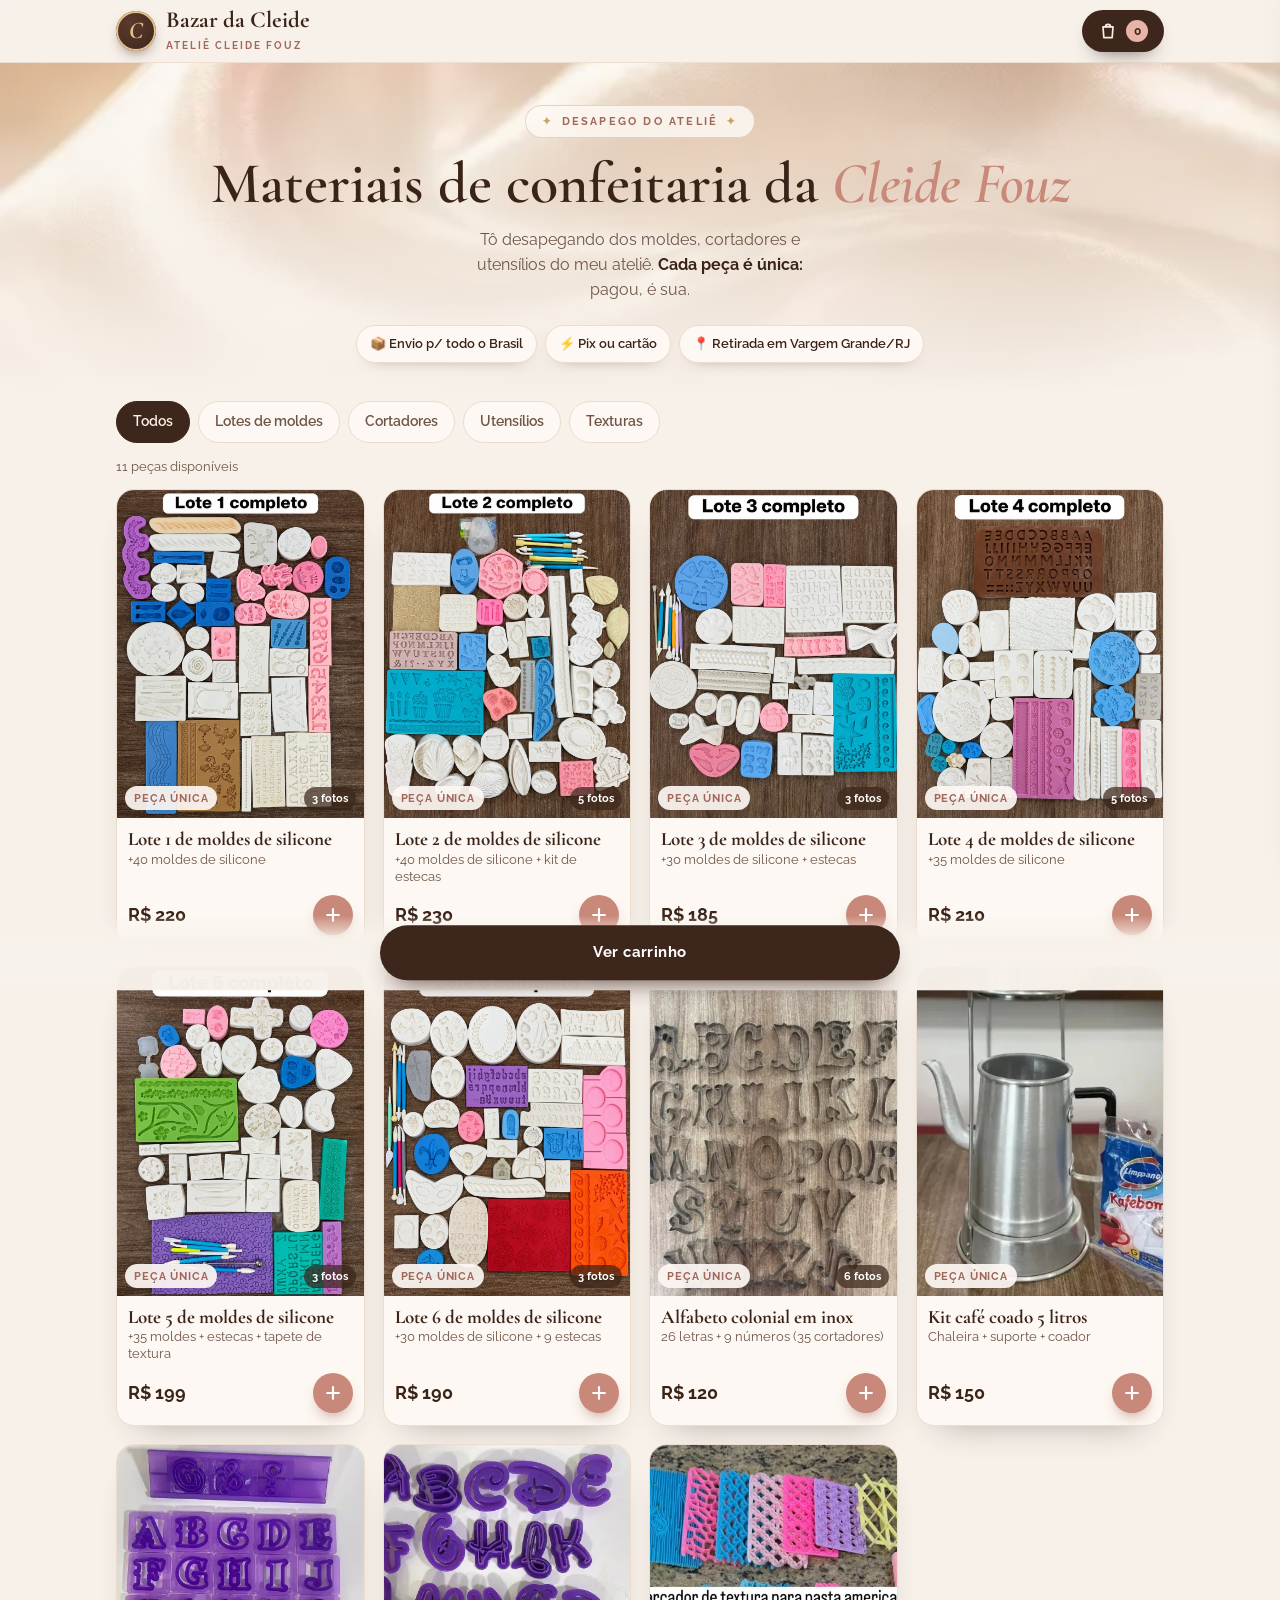
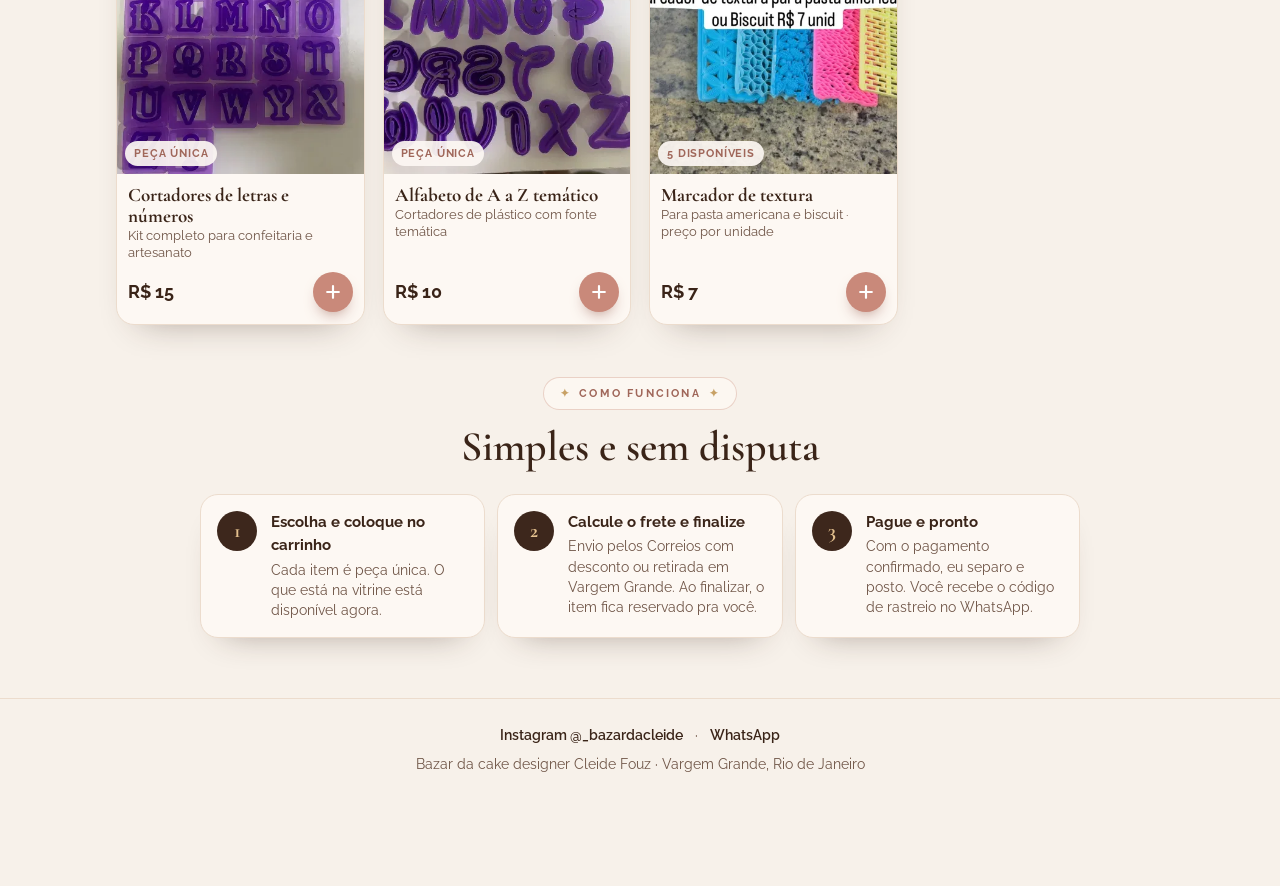
<file: loja/index.html>
<!doctype html>
<html lang="pt-BR">
<head>
<meta charset="utf-8">
<meta name="viewport" content="width=device-width, initial-scale=1, viewport-fit=cover">
<title>Bazar da Cleide · Loja</title>
<meta name="description" content="Desapego do ateliê da cake designer Cleide Fouz: lotes de moldes de silicone, cortadores e utensílios de confeitaria. Peças únicas, envio para todo o Brasil.">
<meta name="theme-color" content="#f7f1ea">
<meta property="og:type" content="website">
<meta property="og:title" content="Bazar da Cleide · Loja">
<meta property="og:description" content="Moldes, cortadores e utensílios de confeitaria do ateliê da Cleide Fouz. Peças únicas, envio para todo o Brasil.">
<meta property="og:image" content="img/lote1-1.webp">
<link rel="icon" href="img/selo.webp">
<link rel="preconnect" href="https://fonts.googleapis.com">
<link rel="preconnect" href="https://fonts.gstatic.com" crossorigin>
<link href="https://fonts.googleapis.com/css2?family=Cormorant+Garamond:ital,wght@0,500;0,600;0,700;1,600&family=Raleway:wght@400;500;600;700;800&display=swap" rel="stylesheet">
<link rel="stylesheet" href="style.css?v=2">
<script>
  /* Pixel da Meta (conjunto "Bazar da Cleide"). Deixe vazio para desligar. */
  var PIXEL_ID = "1441059981471479";
  if (/^\d{10,20}$/.test(PIXEL_ID)) {
    !function(f,b,e,v,n,t,s){if(f.fbq)return;n=f.fbq=function(){n.callMethod?
    n.callMethod.apply(n,arguments):n.queue.push(arguments)};if(!f._fbq)f._fbq=n;
    n.push=n;n.loaded=!0;n.version='2.0';n.queue=[];t=b.createElement(e);t.async=!0;
    t.src=v;s=b.getElementsByTagName(e)[0];s.parentNode.insertBefore(t,s)}(window,
    document,'script','https://connect.facebook.net/en_US/fbevents.js');
    fbq('init', PIXEL_ID); fbq('track', 'PageView');
  }
</script>
</head>
<body>

<header class="bar">
  <div class="wrap">
    <a class="brand" href="#topo" aria-label="Bazar da Cleide, início">
      <span class="mono" aria-hidden="true">C</span>
      <span><b>Bazar da Cleide</b><small>Ateliê Cleide Fouz</small></span>
    </a>
    <button class="cartbtn" id="openCart" aria-label="Abrir carrinho">
      <svg viewBox="0 0 24 24" fill="none" stroke="currentColor" stroke-width="2" stroke-linecap="round" stroke-linejoin="round"><path d="M6 7h12l-1 13H7L6 7Z"/><path d="M9 7a3 3 0 0 1 6 0"/></svg>
      <span class="n" id="cartCount">0</span>
    </button>
  </div>
</header>

<section class="hero" id="topo">
  <div class="hero-bg" aria-hidden="true"></div>
  <div class="wrap">
    <span class="pill"><i>✦</i> Desapego do ateliê <i>✦</i></span>
    <h1>Materiais de confeitaria da <em>Cleide Fouz</em></h1>
    <p class="sub">Tô desapegando dos moldes, cortadores e utensílios do meu ateliê. <b>Cada peça é única:</b> pagou, é sua.</p>
    <div class="perks">
      <span>📦 Envio p/ todo o Brasil</span>
      <span>⚡ Pix ou cartão</span>
      <span>📍 Retirada em Vargem Grande/RJ</span>
    </div>
  </div>
</section>

<main class="wrap" id="vitrine">
  <nav class="filters" id="filters" aria-label="Categorias"></nav>
  <p class="count" id="count"></p>
  <div class="grid" id="grid"></div>
</main>

<section class="how">
  <div class="wrap">
    <span class="pill"><i>✦</i> Como funciona <i>✦</i></span>
    <h2 style="margin-top:14px">Simples e sem disputa</h2>
    <div class="steps">
      <div class="step"><span class="k">1</span><div><b>Escolha e coloque no carrinho</b><p>Cada item é peça única. O que está na vitrine está disponível agora.</p></div></div>
      <div class="step"><span class="k">2</span><div><b>Calcule o frete e finalize</b><p>Envio pelos Correios com desconto ou retirada em Vargem Grande. Ao finalizar, o item fica reservado pra você.</p></div></div>
      <div class="step"><span class="k">3</span><div><b>Pague e pronto</b><p>Com o pagamento confirmado, eu separo e posto. Você recebe o código de rastreio no WhatsApp.</p></div></div>
    </div>
  </div>
</section>

<footer>
  <div class="wrap">
    <p><a href="https://www.instagram.com/_bazardacleide/" target="_blank" rel="noopener">Instagram @_bazardacleide</a> · <a id="waFooter" href="https://wa.me/5521967478819" target="_blank" rel="noopener">WhatsApp</a></p>
    <p>Bazar da cake designer Cleide Fouz · Vargem Grande, Rio de Janeiro</p>
  </div>
</footer>

<div class="dock" id="dock"><button class="btn dark" id="dockBtn">Ver carrinho</button></div>

<div class="scrim" id="scrim"></div>

<!-- produto -->
<div class="sheet prod" id="prodSheet" role="dialog" aria-modal="true" aria-label="Produto">
  <div class="grab"></div>
  <div class="sh-head"><h3 class="serif">Detalhes</h3><button class="x" data-close aria-label="Fechar">×</button></div>
  <div class="sh-body" id="prodBody"></div>
</div>

<!-- carrinho / finalizar -->
<div class="sheet" id="cartSheet" role="dialog" aria-modal="true" aria-label="Carrinho">
  <div class="grab"></div>
  <div class="sh-head"><h3 id="cartTitle">Seu carrinho</h3><button class="x" data-close aria-label="Fechar">×</button></div>
  <div class="sh-body" id="cartBody"></div>
  <div class="sh-foot" id="cartFoot"></div>
</div>

<div class="toast" id="toast"></div>

<script src="app.js?v=2"></script>
</body>
</html>
</file>
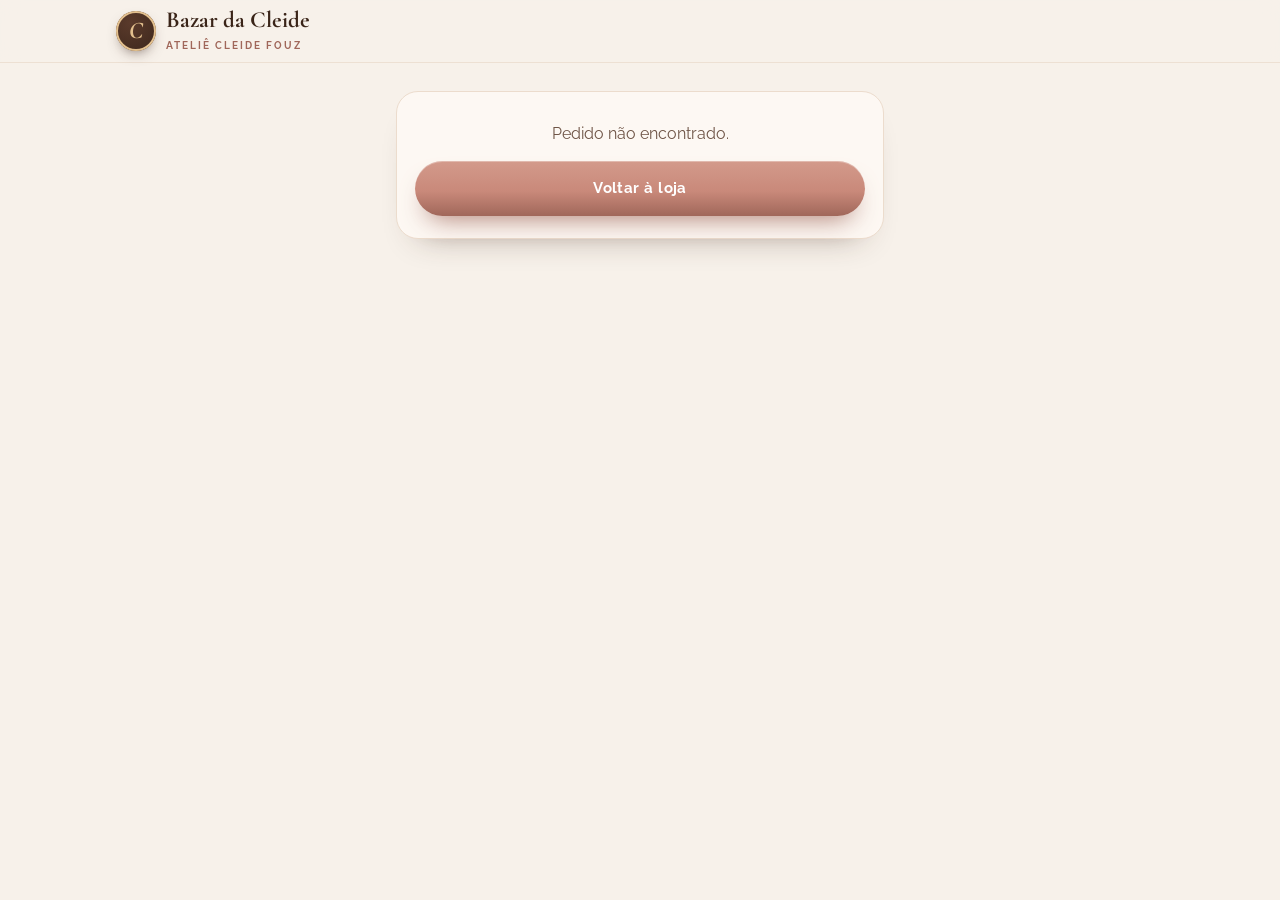
<file: loja/pedido.html>
<!doctype html>
<html lang="pt-BR">
<head>
<meta charset="utf-8">
<meta name="viewport" content="width=device-width, initial-scale=1, viewport-fit=cover">
<title>Seu pedido · Bazar da Cleide</title>
<meta name="robots" content="noindex">
<meta name="theme-color" content="#f7f1ea">
<link rel="icon" href="img/selo.webp">
<link href="https://fonts.googleapis.com/css2?family=Cormorant+Garamond:ital,wght@0,600;0,700;1,600&family=Raleway:wght@400;600;700;800&display=swap" rel="stylesheet">
<link rel="stylesheet" href="style.css?v=2">
<script>
  var PIXEL_ID = "1441059981471479";
  if (/^\d{10,20}$/.test(PIXEL_ID)) {
    !function(f,b,e,v,n,t,s){if(f.fbq)return;n=f.fbq=function(){n.callMethod?
    n.callMethod.apply(n,arguments):n.queue.push(arguments)};if(!f._fbq)f._fbq=n;
    n.push=n;n.loaded=!0;n.version='2.0';n.queue=[];t=b.createElement(e);t.async=!0;
    t.src=v;s=b.getElementsByTagName(e)[0];s.parentNode.insertBefore(t,s)}(window,
    document,'script','https://connect.facebook.net/en_US/fbevents.js');
    fbq('init', PIXEL_ID); fbq('track', 'PageView');
  }
</script>
</head>
<body>
<header class="bar"><div class="wrap">
  <a class="brand" href="./"><span class="mono" aria-hidden="true">C</span><span><b>Bazar da Cleide</b><small>Ateliê Cleide Fouz</small></span></a>
</div></header>
<main class="order"><div class="card2" id="box"><p class="lead">Carregando seu pedido…</p></div></main>
<script>
(function () {
  var $ = function (s) { return document.querySelector(s); };
  var esc = function (s) { return String(s == null ? '' : s).replace(/[&<>"']/g, function (c) { return { '&': '&amp;', '<': '&lt;', '>': '&gt;', '"': '&quot;', "'": '&#39;' }[c]; }); };
  var brl = function (v) { return 'R$ ' + Number(v).toFixed(2).replace('.', ','); };
  var q = new URLSearchParams(location.search);
  var id = q.get('id') || q.get('order_nsu') || q.get('external_reference');
  var novo = q.get('novo') === '1';
  var extra = ['slug', 'transaction_nsu', 'payment_id'].filter(function (k) { return q.get(k); }).map(function (k) { return '&' + k + '=' + encodeURIComponent(q.get(k)); }).join('');
  var timer, pixelFeito = false, diff = 0;
  var wa = '<svg viewBox="0 0 24 24" fill="currentColor"><path d="M12 2a10 10 0 0 0-8.6 15.1L2 22l5-1.3A10 10 0 1 0 12 2Zm0 18.2a8.2 8.2 0 0 1-4.2-1.2l-.3-.2-3 .8.8-2.9-.2-.3A8.2 8.2 0 1 1 12 20.2Z"/></svg>';

  function lista(p) {
    return '<div class="box list"><h5>Pedido ' + esc(p.id) + '</h5>' + p.itens.map(function (i) {
      return '<div class="tot"><div><span>' + i.qtd + 'x ' + esc(i.nome) + '</span><span>' + brl(i.preco * i.qtd) + '</span></div></div>';
    }).join('') + '<div class="tot"><div><span>' + esc(p.frete_servico) + '</span><span>' + (p.frete ? brl(p.frete) : 'Grátis') + '</span></div><div class="big"><span>Total</span><span>' + brl(p.total) + '</span></div></div></div>';
  }
  function carregar() {
    if (!id) { $('#box').innerHTML = '<p class="lead">Pedido não encontrado.</p><a class="btn" href="./">Voltar à loja</a>'; return; }
    fetch('api/status.php?id=' + encodeURIComponent(id) + extra, { cache: 'no-store' }).then(function (r) { return r.json(); }).then(mostrar)
      .catch(function () { $('#box').innerHTML = '<p class="lead">Não consegui carregar agora. Atualize a página.</p>'; });
  }
  function mostrar(p) {
    if (p.erro) { $('#box').innerHTML = '<p class="lead">' + esc(p.erro) + '</p><a class="btn" href="./">Voltar à loja</a>'; return; }
    diff = p.agora * 1000 - Date.now();
    var h = '';
    if (p.status === 'pago' || p.status === 'enviado') {
      h = '<div class="ic">🎉</div><h1>Pagamento confirmado!</h1><p class="lead">Obrigada! Já é seu. Vou separar com carinho e te mando o rastreio no WhatsApp.</p>' +
          (p.status === 'enviado' ? '<p class="lead"><b>Pedido enviado.</b></p>' : '') +
          '<a class="btn wa" target="_blank" rel="noopener" href="' + esc(p.whatsapp) + '">' + wa + ' Falar com a Cleide</a>';
      if (!pixelFeito && window.fbq) { pixelFeito = true; try { fbq('track', 'Purchase', { value: p.total, currency: 'BRL' }); } catch (e) {} }
    } else if (p.status === 'aguardando') {
      if (p.pagamento === 'whatsapp') {
        h = '<div class="ic">💬</div><h1>Falta só um passo</h1><p class="lead">Seus itens estão <b>reservados</b>. Toque no botão para mandar o pedido para a Cleide no WhatsApp. Ela te responde com o Pix.</p>' +
            '<div class="timer" id="timer"></div>' +
            '<a class="btn wa" target="_blank" rel="noopener" href="' + esc(p.pagamento_url) + '">' + wa + ' Enviar pedido no WhatsApp</a>' +
            '<p class="hint">Se o Pix não for pago até o fim do tempo, a reserva cai e as peças voltam para a vitrine.</p>';
      } else {
        h = '<div class="ic">⏳</div><h1>Aguardando pagamento</h1><p class="lead">Seus itens estão <b>reservados</b> enquanto você paga. Assim que o pagamento cair, esta página muda sozinha.</p>' +
            '<div class="timer" id="timer"></div>' +
            '<a class="btn" href="' + esc(p.pagamento_url) + '">Pagar agora com Pix ou cartão</a>' +
            '<a class="btn ghost" target="_blank" rel="noopener" href="' + esc(p.whatsapp) + '">Precisa de ajuda? Chama no WhatsApp</a>';
      }
    } else if (p.status === 'devolver') {
      h = '<div class="ic">💛</div><h1>Recebemos seu pagamento</h1><p class="lead">Mas a reserva já tinha vencido e a peça foi vendida antes. A Cleide vai falar com você para devolver o valor.</p>' +
          '<a class="btn wa" target="_blank" rel="noopener" href="' + esc(p.whatsapp) + '">' + wa + ' Falar com a Cleide</a>';
    } else {
      h = '<div class="ic">⌛</div><h1>Reserva encerrada</h1><p class="lead">O tempo para pagar acabou e as peças voltaram para a vitrine. Se ainda estiverem lá, é só pedir de novo.</p>' +
          '<a class="btn" href="./">Voltar à loja</a><a class="btn ghost" target="_blank" rel="noopener" href="' + esc(p.whatsapp) + '">Já paguei, falar com a Cleide</a>';
    }
    $('#box').innerHTML = h + lista(p) + '<p class="hint" style="margin-top:14px"><a href="./">‹ Voltar à loja</a></p>';
    clearInterval(timer);
    if (p.status === 'aguardando') {
      var tick = function () {
        var s = Math.max(0, Math.floor((p.expira_em * 1000 - (Date.now() + diff)) / 1000));
        var el = $('#timer'); if (el) el.textContent = 'Reservado por ' + (s >= 3600 ? Math.floor(s / 3600) + 'h ' : '') + String(Math.floor(s % 3600 / 60)).padStart(2, '0') + ':' + String(s % 60).padStart(2, '0');
        if (s === 0) { clearInterval(timer); setTimeout(carregar, 1500); }
      };
      tick(); timer = setInterval(tick, 1000);
      if (p.pagamento !== 'whatsapp') setTimeout(carregar, 8000);
    }
  }
  carregar();
})();
</script>
</body>
</html>
</file>
<file: loja/style.css>
:root{
  --cream:#f7f1ea; --paper:#fdf8f3; --ink:#3a2418; --ink-soft:#6f5547;
  --rose:#c9897a; --rose-d:#a0675a; --rose-2:#e8b4a8; --gold:#c8a165; --line:#ecdccd;
  --wa:#25a85a; --wa-2:#1e9550; --choc:#3d271c; --bad:#b4473b;
  --shadow:0 18px 34px -24px rgba(58,36,24,.45);
}
*{box-sizing:border-box;margin:0;padding:0}
html{-webkit-text-size-adjust:100%;scroll-behavior:smooth;background:var(--cream)}
body{background:var(--cream);color:var(--ink);font:16px/1.55 Raleway,-apple-system,"Segoe UI",Roboto,Arial,sans-serif;overflow-x:clip}
body.lock{overflow:hidden}
img{display:block;max-width:100%}
button{font:inherit;color:inherit;cursor:pointer;background:none;border:0}
a{color:inherit}
.serif{font-family:"Cormorant Garamond",Georgia,serif}
.wrap{max-width:1080px;margin:0 auto;padding:0 16px}

/* ---------- topo ---------- */
.bar{position:sticky;top:0;z-index:30;background:rgba(247,241,234,.9);backdrop-filter:blur(10px);-webkit-backdrop-filter:blur(10px);border-bottom:1px solid rgba(236,220,205,.8)}
.bar .wrap{display:flex;align-items:center;justify-content:space-between;height:62px}
.brand{display:flex;align-items:center;gap:10px;text-decoration:none}
.mono{width:40px;height:40px;border-radius:50%;display:grid;place-items:center;flex:none;background:radial-gradient(circle at 35% 30%,#5a3a2b,var(--choc));color:#e3c08e;font:italic 700 24px/1 "Cormorant Garamond",serif;box-shadow:0 0 0 2px #e3c08e inset,0 6px 14px -6px rgba(58,36,24,.7)}
.brand b{font-family:"Cormorant Garamond",serif;font-size:23px;font-weight:700;line-height:1}
.brand small{display:block;font-size:10px;letter-spacing:.2em;text-transform:uppercase;color:var(--rose-d);font-weight:700;margin-top:3px}
.cartbtn{position:relative;display:flex;align-items:center;gap:8px;padding:10px 16px;border-radius:999px;background:var(--choc);color:#fbeee2;font-weight:700;font-size:14px;box-shadow:0 10px 20px -12px rgba(58,36,24,.8)}
.cartbtn svg{width:20px;height:20px}
.cartbtn .n{min-width:22px;height:22px;border-radius:11px;background:var(--rose-2);color:var(--choc);display:grid;place-items:center;font-size:12px;padding:0 6px}
.cartbtn.bump{animation:bump .4s ease}
@keyframes bump{40%{transform:scale(1.12)}}

/* ---------- hero ---------- */
.hero{position:relative;overflow:hidden;isolation:isolate;text-align:center;padding:42px 0 34px}
.hero-bg{position:absolute;inset:0;z-index:-2;background:url(img/hero-seda.webp) center/cover no-repeat}
.hero::after{content:"";position:absolute;inset:0;z-index:-1;background:linear-gradient(180deg,rgba(247,241,234,.35),rgba(247,241,234,.75) 55%,var(--cream))}
.pill{display:inline-flex;gap:8px;align-items:center;padding:7px 16px;border-radius:999px;font-size:11px;font-weight:700;letter-spacing:.2em;text-transform:uppercase;color:var(--rose-d);background:rgba(253,248,243,.85);border:1px solid rgba(201,137,122,.35)}
.pill i{font-style:normal;color:var(--gold)}
h1{font-family:"Cormorant Garamond",serif;font-weight:600;font-size:clamp(36px,9.5vw,58px);line-height:1.04;margin-top:16px}
h1 em{font-style:italic;color:var(--rose)}
.sub{max-width:36ch;margin:14px auto 0;color:var(--ink-soft)}
.sub b{color:var(--ink)}
.perks{display:flex;flex-wrap:wrap;justify-content:center;gap:8px;margin-top:22px}
.perks span{display:inline-flex;align-items:center;gap:6px;font-size:13px;font-weight:600;padding:8px 13px;border-radius:999px;background:var(--paper);border:1px solid var(--line);box-shadow:0 8px 16px -14px rgba(58,36,24,.6)}

/* ---------- filtros ---------- */
.filters{display:flex;gap:8px;overflow-x:auto;padding:4px 16px 14px;margin:0 -16px;scrollbar-width:none}
.filters::-webkit-scrollbar{display:none}
.filters button{flex:none;padding:9px 16px;border-radius:999px;border:1px solid var(--line);background:var(--paper);font-size:14px;font-weight:600;color:var(--ink-soft)}
.filters button.on{background:var(--choc);border-color:var(--choc);color:#fbeee2}
.count{font-size:13px;color:var(--ink-soft);margin:0 0 12px}

/* ---------- vitrine ---------- */
.grid{display:grid;grid-template-columns:1fr 1fr;gap:12px}
@media(min-width:720px){.grid{grid-template-columns:repeat(3,1fr);gap:18px}}
@media(min-width:1000px){.grid{grid-template-columns:repeat(4,1fr)}}
.card{position:relative;display:flex;flex-direction:column;background:var(--paper);border:1px solid var(--line);border-radius:18px;overflow:hidden;box-shadow:var(--shadow);text-align:left}
.card .ph{position:relative;aspect-ratio:3/4;background:#e9dfd3;overflow:hidden}
.card .ph img{width:100%;height:100%;object-fit:cover;transition:transform .5s ease}
.card:hover .ph img{transform:scale(1.04)}
.badge{position:absolute;bottom:8px;left:8px;padding:4px 9px;border-radius:999px;font-size:10.5px;font-weight:700;letter-spacing:.08em;text-transform:uppercase;background:rgba(253,248,243,.92);color:var(--rose-d)}
.photos{position:absolute;right:8px;bottom:8px;padding:3px 8px;border-radius:999px;font-size:11px;font-weight:700;background:rgba(58,36,24,.7);color:#fff}
.card .tx{padding:10px 11px 12px;display:flex;flex-direction:column;gap:2px;flex:1}
.card h3{font-family:"Cormorant Garamond",serif;font-size:19px;line-height:1.12;font-weight:700}
.card .rs{font-size:12.5px;color:var(--ink-soft);line-height:1.35}
.card .pr{display:flex;align-items:center;justify-content:space-between;gap:6px;margin-top:auto;padding-top:8px}
.card .pr b{font-size:18px;color:var(--ink);font-weight:700;white-space:nowrap}
.add{display:inline-flex;align-items:center;justify-content:center;width:40px;height:40px;border-radius:50%;background:var(--rose);color:#fff;box-shadow:0 8px 16px -8px rgba(160,103,90,.9);flex:none}
.add svg{width:20px;height:20px}
.add.in{background:var(--wa)}
.card.off .ph img{filter:grayscale(.85) brightness(.95);opacity:.75}
.card.off .add{display:none}
.stamp{position:absolute;inset:auto 0 42%;display:flex;justify-content:center;pointer-events:none}
.stamp span{transform:rotate(-8deg);padding:6px 16px;border:2px solid currentColor;border-radius:8px;font-weight:800;letter-spacing:.18em;text-transform:uppercase;font-size:14px;background:rgba(253,248,243,.9)}
.stamp.vendido span{color:var(--bad)}
.stamp.reservado span{color:#b97a1f}
.off-note{font-size:11.5px;color:#b97a1f;font-weight:600}

/* ---------- como funciona ---------- */
section.how{padding:52px 0 30px;text-align:center}
h2{font-family:"Cormorant Garamond",serif;font-weight:600;font-size:clamp(30px,7.5vw,42px);line-height:1.1}
.steps{display:grid;gap:12px;margin:24px auto 0;max-width:880px;text-align:left}
@media(min-width:720px){.steps{grid-template-columns:repeat(3,1fr)}}
.step{display:flex;gap:14px;align-items:flex-start;background:var(--paper);border:1px solid var(--line);border-radius:18px;padding:16px;box-shadow:var(--shadow)}
.step .k{flex:none;width:40px;height:40px;border-radius:50%;display:grid;place-items:center;background:var(--choc);color:#e3c08e;font-family:"Cormorant Garamond",serif;font-weight:700;font-size:20px}
.step b{display:block;font-size:15px}
.step p{font-size:14px;color:var(--ink-soft);line-height:1.45;margin-top:2px}
footer{margin-top:30px;border-top:1px solid var(--line);padding:26px 0 110px;text-align:center;font-size:14px;color:var(--ink-soft)}
footer a{color:var(--ink);font-weight:600;text-decoration:none;margin:0 8px}
footer p+p{margin-top:8px}

/* ---------- barra fixa (celular) ---------- */
.dock{position:fixed;left:0;right:0;bottom:0;z-index:25;padding:10px 14px calc(10px + env(safe-area-inset-bottom));background:linear-gradient(to top,rgba(247,241,234,.98) 65%,rgba(247,241,234,0));transform:translateY(120%);transition:transform .3s ease}
.dock.on{transform:none}
.dock button{width:100%;max-width:520px;margin:0 auto;display:flex}

/* ---------- botões ---------- */
.btn{display:flex;align-items:center;justify-content:center;gap:10px;width:100%;padding:16px 20px;border-radius:999px;font-weight:700;font-size:15px;letter-spacing:.03em;color:#fff;background:linear-gradient(180deg,#d39a8b,var(--rose) 55%,var(--rose-d));box-shadow:0 14px 26px -12px rgba(160,103,90,.85),inset 0 1px 0 rgba(255,255,255,.3);text-decoration:none;transition:transform .15s}
.btn:active{transform:scale(.98)}
.btn.wa{background:linear-gradient(180deg,#2fbf68,var(--wa) 55%,var(--wa-2));box-shadow:0 14px 26px -12px rgba(30,149,80,.8),inset 0 1px 0 rgba(255,255,255,.3)}
.btn.dark{background:var(--choc);box-shadow:0 14px 26px -14px rgba(58,36,24,.9)}
.btn.ghost{background:var(--paper);color:var(--ink);border:1px solid var(--line);box-shadow:none}
.btn[disabled]{opacity:.55;pointer-events:none}
.btn svg{width:20px;height:20px;flex:none}

/* ---------- modal de produto e carrinho ---------- */
.scrim{position:fixed;inset:0;z-index:40;background:rgba(40,24,16,.45);opacity:0;pointer-events:none;transition:opacity .25s}
.scrim.on{opacity:1;pointer-events:auto}
.sheet{position:fixed;z-index:50;left:0;right:0;bottom:0;max-height:94svh;display:flex;flex-direction:column;background:var(--cream);border-radius:24px 24px 0 0;transform:translateY(105%);transition:transform .32s cubic-bezier(.2,.8,.2,1);box-shadow:0 -20px 50px -20px rgba(40,24,16,.5)}
.sheet.on{transform:none}
@media(min-width:760px){
  .sheet{left:auto;top:0;bottom:0;width:440px;max-height:none;border-radius:24px 0 0 24px;transform:translateX(105%)}
  .sheet.prod{left:50%;top:50%;bottom:auto;right:auto;width:min(880px,94vw);max-height:90vh;border-radius:24px;transform:translate(-50%,-46%) scale(.97);opacity:0;pointer-events:none;transition:transform .25s,opacity .25s}
  .sheet.prod.on{transform:translate(-50%,-50%);opacity:1;pointer-events:auto}
}
.sh-head{display:flex;align-items:center;justify-content:space-between;padding:14px 16px 10px;border-bottom:1px solid var(--line)}
.sh-head h3{font-family:"Cormorant Garamond",serif;font-size:24px;font-weight:700}
.x{width:38px;height:38px;border-radius:50%;background:var(--paper);border:1px solid var(--line);display:grid;place-items:center;font-size:20px;line-height:1}
.sh-body{overflow-y:auto;padding:14px 16px;flex:1;-webkit-overflow-scrolling:touch}
.sh-foot{padding:12px 16px calc(14px + env(safe-area-inset-bottom));border-top:1px solid var(--line);background:var(--paper)}
.grab{width:44px;height:5px;border-radius:3px;background:#d8c6b6;margin:8px auto 0}
@media(min-width:760px){.grab{display:none}}

/* produto */
.pv{display:grid;gap:16px}
@media(min-width:760px){.pv{grid-template-columns:1.05fr 1fr;align-items:start}}
.gal{position:relative}
.gal .track{display:flex;overflow-x:auto;scroll-snap-type:x mandatory;border-radius:18px;scrollbar-width:none;background:#e9dfd3}
.gal .track::-webkit-scrollbar{display:none}
.gal .track img{flex:0 0 100%;width:100%;aspect-ratio:3/4;object-fit:contain;background:#efe4d8;scroll-snap-align:center}
.dots{display:flex;justify-content:center;gap:6px;margin-top:10px}
.dots i{width:7px;height:7px;border-radius:50%;background:#d8c6b6;transition:all .2s}
.dots i.on{background:var(--rose);width:18px;border-radius:4px}
.gal .nav{position:absolute;top:calc(50% - 28px);width:40px;height:40px;border-radius:50%;background:rgba(253,248,243,.9);display:none;place-items:center;font-size:20px;box-shadow:var(--shadow)}
.gal .nav.l{left:8px}.gal .nav.r{right:8px}
@media(min-width:760px){.gal .nav{display:grid}}
.pv .cat{font-size:11px;font-weight:700;letter-spacing:.2em;text-transform:uppercase;color:var(--rose-d)}
.pv h4{font-family:"Cormorant Garamond",serif;font-size:32px;line-height:1.05;font-weight:700;margin-top:6px}
.pv .price{font-size:26px;font-weight:700;margin-top:8px}
.pv .desc{color:var(--ink-soft);margin-top:10px;font-size:15px}
.facts{list-style:none;display:grid;gap:8px;margin-top:14px}
.facts li{display:flex;gap:10px;align-items:flex-start;font-size:14px;background:var(--paper);border:1px solid var(--line);border-radius:14px;padding:10px 12px}
.pv .btn{margin-top:16px}

/* carrinho */
.empty{text-align:center;padding:40px 10px;color:var(--ink-soft)}
.empty b{display:block;font-family:"Cormorant Garamond",serif;font-size:26px;color:var(--ink)}
.line{display:grid;grid-template-columns:64px 1fr auto;gap:12px;align-items:center;padding:10px 0;border-bottom:1px dashed var(--line)}
.line img{width:64px;height:80px;object-fit:cover;border-radius:10px;background:#e9dfd3}
.line b{display:block;font-size:14.5px;line-height:1.25}
.line small{font-size:12.5px;color:var(--ink-soft)}
.line .rm{font-size:12.5px;color:var(--bad);font-weight:600;margin-top:4px;text-decoration:underline}
.line .val{font-weight:700;white-space:nowrap;text-align:right}
.qty{display:inline-flex;align-items:center;border:1px solid var(--line);border-radius:999px;margin-top:5px;background:var(--paper)}
.qty button{width:30px;height:30px;font-size:17px;font-weight:700}
.qty span{min-width:22px;text-align:center;font-weight:700;font-size:14px}
.box{background:var(--paper);border:1px solid var(--line);border-radius:16px;padding:14px;margin-top:14px}
.box h5{font-size:13px;font-weight:700;letter-spacing:.12em;text-transform:uppercase;color:var(--rose-d);margin-bottom:10px}
.row{display:flex;gap:8px}
.row>*{flex:1;min-width:0}
.field{display:block;margin-top:10px}
.field:first-child{margin-top:0}
.field span{display:block;font-size:12.5px;font-weight:700;color:var(--ink-soft);margin-bottom:4px}
.field input,.field select{width:100%;font:inherit;font-size:16px;padding:11px 12px;border-radius:12px;border:1px solid #e2d0bf;background:#fff;color:var(--ink)}
.field input:focus{outline:2px solid var(--rose-2);border-color:var(--rose)}
.cep{display:flex;gap:8px}
.cep input{flex:1;min-width:0;font:inherit;font-size:16px;padding:11px 12px;border-radius:12px;border:1px solid #e2d0bf;background:#fff}
.cep button{padding:0 16px;border-radius:12px;background:var(--choc);color:#fff;font-weight:700;font-size:14px}
.opts{display:grid;gap:8px;margin-top:10px}
.opt{display:flex;gap:10px;align-items:center;padding:11px 12px;border-radius:12px;border:1.5px solid var(--line);background:#fff;cursor:pointer;font-size:14px}
.opt input{accent-color:var(--rose-d);width:18px;height:18px;flex:none}
.opt .nm{flex:1;line-height:1.3}
.opt .nm small{display:block;color:var(--ink-soft);font-size:12px}
.opt b{white-space:nowrap}
.opt:has(input:checked){border-color:var(--rose);background:#fff6f2}
.tot{display:grid;gap:4px;font-size:14.5px;margin-top:4px}
.tot div{display:flex;justify-content:space-between}
.tot .big{font-size:19px;font-weight:800;margin-top:4px}
.hint{font-size:12.5px;color:var(--ink-soft);margin-top:8px;line-height:1.45}
.msg{margin-top:10px;padding:10px 12px;border-radius:12px;font-size:14px;background:#fbe9e5;color:#8a3328;display:none}
.msg.on{display:block}
.msg.ok{background:#e7f5ec;color:#1e6b3e}
.back{font-size:14px;font-weight:700;color:var(--rose-d);margin-bottom:10px;display:inline-flex;gap:6px;align-items:center}
.secure{display:flex;justify-content:center;gap:6px;align-items:center;font-size:12px;color:var(--ink-soft);margin-top:8px}

/* toast */
.toast{position:fixed;left:50%;top:74px;z-index:60;transform:translate(-50%,-14px);opacity:0;pointer-events:none;background:var(--choc);color:#fbeee2;padding:12px 18px;border-radius:999px;font-size:14px;font-weight:600;box-shadow:0 14px 30px -12px rgba(0,0,0,.5);transition:all .25s;white-space:nowrap}
.toast.on{opacity:1;transform:translate(-50%,0)}

/* página do pedido */
.order{max-width:520px;margin:28px auto;padding:0 16px}
.order .card2{background:var(--paper);border:1px solid var(--line);border-radius:22px;padding:22px 18px;box-shadow:var(--shadow);text-align:center}
.order .ic{width:64px;height:64px;margin:0 auto 10px;border-radius:50%;display:grid;place-items:center;font-size:30px;background:#f4e8dd}
.order h1{font-size:34px;margin-top:4px}
.order .lead{color:var(--ink-soft);margin-top:8px}
.order .timer{display:inline-block;margin-top:12px;font-weight:800;font-size:22px;padding:8px 16px;border-radius:12px;background:#fff3e0;color:#9a5d12}
.order .btn{margin-top:14px}
.order .list{text-align:left;margin-top:18px}

@media (prefers-reduced-motion:reduce){*{transition:none!important;animation:none!important}}
</file>
